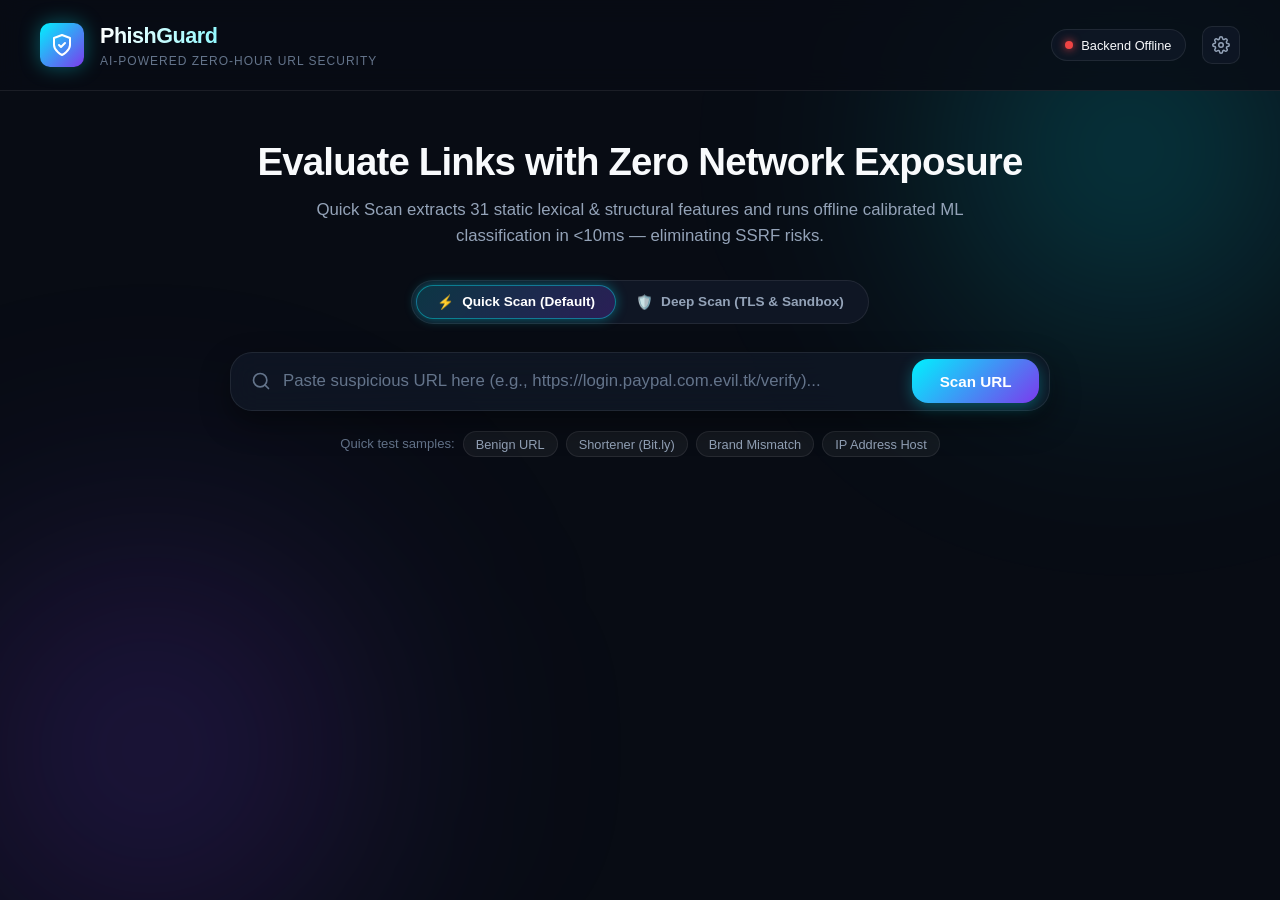
<file: frontend/index.html>
<!DOCTYPE html>
<html lang="en">
<head>
  <meta charset="UTF-8">
  <meta name="viewport" content="width=device-width, initial-scale=1.0">
  <meta http-equiv="Content-Security-Policy" content="default-src 'self'; script-src 'self'; style-src 'self' 'unsafe-inline'; font-src 'self' data: https:; connect-src 'self' http://127.0.0.1:8000 http://localhost:8000; img-src 'self' data:">
  <title>PhishGuard — Intelligent Real-Time Phishing Threat Detection</title>
  <link rel="stylesheet" href="style.css">
</head>
<body>
  <div class="background-glow glow-1"></div>
  <div class="background-glow glow-2"></div>

  <header class="header">
    <div class="brand">
      <div class="logo-shield">
        <svg viewBox="0 0 24 24" fill="none" stroke="currentColor" stroke-width="2" stroke-linecap="round" stroke-linejoin="round">
          <path d="M12 22s8-4 8-10V5l-8-3-8 3v7c0 6 8 10 8 10z"/>
          <path d="M9 12l2 2 4-4"/>
        </svg>
      </div>
      <div>
        <h1 class="logo-title">PhishGuard</h1>
        <p class="logo-tagline">AI-Powered Zero-Hour URL Security</p>
      </div>
    </div>

    <div class="header-actions">
      <div id="backend-status-badge" class="status-pill status-checking">
        <span class="status-dot"></span>
        <span id="backend-status-text">Checking backend...</span>
      </div>

      <button id="settings-btn" class="icon-button" title="API Settings">
        <svg viewBox="0 0 24 24" fill="none" stroke="currentColor" stroke-width="2" stroke-linecap="round" stroke-linejoin="round">
          <circle cx="12" cy="12" r="3"/>
          <path d="M19.4 15a1.65 1.65 0 0 0 .33 1.82l.06.06a2 2 0 0 1 0 2.83 2 2 0 0 1-2.83 0l-.06-.06a1.65 1.65 0 0 0-1.82-.33 1.65 1.65 0 0 0-1 1.51V21a2 2 0 0 1-2 2 2 2 0 0 1-2-2v-.09A1.65 1.65 0 0 0 9 19.4a1.65 1.65 0 0 0-1.82.33l-.06.06a2 2 0 0 1-2.83 0 2 2 0 0 1 0-2.83l.06-.06a1.65 1.65 0 0 0 .33-1.82 1.65 1.65 0 0 0-1.51-1H3a2 2 0 0 1-2-2 2 2 0 0 1 2-2h.09A1.65 1.65 0 0 0 4.6 9a1.65 1.65 0 0 0-.33-1.82l-.06-.06a2 2 0 0 1 0-2.83 2 2 0 0 1 2.83 0l.06.06a1.65 1.65 0 0 0 1.82.33H9a1.65 1.65 0 0 0 1-1.51V3a2 2 0 0 1 2-2 2 2 0 0 1 2 2v.09a1.65 1.65 0 0 0 1 1.51 1.65 1.65 0 0 0 1.82-.33l.06-.06a2 2 0 0 1 2.83 0 2 2 0 0 1 0 2.83l-.06.06a1.65 1.65 0 0 0-.33 1.82V9a1.65 1.65 0 0 0 1.51 1H21a2 2 0 0 1 2 2 2 2 0 0 1-2 2h-.09a1.65 1.65 0 0 0-1.51 1z"/>
        </svg>
      </button>
    </div>
  </header>

  <main class="main-container">
    <section class="hero-section">
      <h2 class="hero-title">Evaluate Links with Zero Network Exposure</h2>
      <p class="hero-subtitle">
        Quick Scan extracts 31 static lexical & structural features and runs offline calibrated ML classification in &lt;10ms — eliminating SSRF risks.
      </p>

      <div class="scan-mode-selector">
        <button id="mode-quick-btn" class="mode-tab active" type="button">
          <span class="mode-icon">⚡</span>
          <span>Quick Scan (Default)</span>
        </button>
        <button id="mode-deep-btn" class="mode-tab" type="button" title="Deep Scan adds TLS inspection and sandboxed dynamic analysis">
          <span class="mode-icon">🛡️</span>
          <span>Deep Scan (TLS & Sandbox)</span>
        </button>
      </div>

      <form id="scan-form" class="search-form">
        <div class="search-bar">
          <div class="search-icon">
            <svg viewBox="0 0 24 24" fill="none" stroke="currentColor" stroke-width="2" stroke-linecap="round" stroke-linejoin="round">
              <circle cx="11" cy="11" r="8"/>
              <line x1="21" y1="21" x2="16.65" y2="16.65"/>
            </svg>
          </div>
          <input
            id="url-input"
            type="text"
            placeholder="Paste suspicious URL here (e.g., https://login.paypal.com.evil.tk/verify)..."
            autocomplete="off"
            spellcheck="false"
            required
          />
          <button id="clear-btn" type="button" class="btn-clear hidden" title="Clear input">&times;</button>
          <button id="scan-submit-btn" type="submit" class="btn-scan">
            <span class="btn-text">Scan URL</span>
            <span class="btn-loader hidden"></span>
          </button>
        </div>
      </form>

      <div class="sample-links">
        <span class="sample-label">Quick test samples:</span>
        <button class="sample-pill sample-benign" data-url="https://example.com/about">Benign URL</button>
        <button class="sample-pill sample-suspicious" data-url="https://bit.ly/3xF2k">Shortener (Bit.ly)</button>
        <button class="sample-pill sample-phishing" data-url="https://login.paypal.com.evil.tk/verify?id=992">Brand Mismatch</button>
        <button class="sample-pill sample-ip" data-url="http://192.168.1.1/admin/login">IP Address Host</button>
      </div>
    </section>

    <!-- Error Banner -->
    <div id="error-banner" class="error-banner hidden">
      <span class="error-icon">⚠️</span>
      <span id="error-message"></span>
    </div>

    <!-- Scan Results Container -->
    <section id="results-section" class="results-container hidden">
      <!-- Top Verdict Card -->
      <div id="verdict-card" class="verdict-card verdict-no-threat">
        <div class="verdict-header">
          <div class="verdict-left">
            <span id="verdict-badge" class="verdict-badge">NO_KNOWN_THREAT</span>
            <h3 id="verdict-title" class="verdict-title">No Known Threat Detected</h3>
            <p id="action-recommendation" class="action-recommendation">Action: ALLOW navigation</p>
          </div>
          <div class="verdict-meta">
            <span id="cached-indicator" class="meta-pill hidden">⚡ Cached</span>
            <span id="scan-time-pill" class="meta-pill">Latency: -- ms</span>
            <span id="scan-id-pill" class="meta-pill meta-id">ID: --</span>
          </div>
        </div>

        <div class="scanned-url-display">
          <span class="scanned-label">Target URL:</span>
          <code id="display-target-url" class="scanned-url-text"></code>
        </div>
      </div>

      <!-- Metrics Row -->
      <div class="metrics-grid">
        <!-- Risk Score Gauge -->
        <div class="metric-card">
          <div class="metric-card-header">
            <h4>Application Risk Score</h4>
            <span class="info-tooltip" title="Composite deterministic policy score (0-100)">ⓘ</span>
          </div>
          <div class="score-gauge-container">
            <div class="radial-gauge">
              <svg viewBox="0 0 120 120" class="gauge-svg">
                <circle class="gauge-bg" cx="60" cy="60" r="50"></circle>
                <circle id="gauge-progress" class="gauge-bar" cx="60" cy="60" r="50"></circle>
              </svg>
              <div class="gauge-content">
                <span id="risk-score-value" class="gauge-score">0</span>
                <span class="gauge-label">/ 100</span>
              </div>
            </div>
            <p id="risk-level-caption" class="metric-caption">Minimal threat indicators detected.</p>
          </div>
        </div>

        <!-- Calibrated ML Probability -->
        <div class="metric-card">
          <div class="metric-card-header">
            <h4>Calibrated ML Probability</h4>
            <span class="info-tooltip" title="Platt-scaled sigmoid probability from offline Random Forest model">ⓘ</span>
          </div>
          <div class="ml-prob-container">
            <div class="ml-prob-value">
              <span id="ml-prob-percent">0.0%</span>
            </div>
            <div class="progress-bar-track">
              <div id="ml-progress-fill" class="progress-bar-fill" style="width: 0%"></div>
            </div>
            <div class="ml-details-list">
              <div class="ml-detail-item">
                <span class="detail-label">Model Version:</span>
                <span id="ml-model-name" class="detail-val">Random Forest (v1.0.0)</span>
              </div>
              <div class="ml-detail-item">
                <span class="detail-label">Model Decision:</span>
                <span id="ml-decision-text" class="detail-val">Candidate Benign</span>
              </div>
              <div class="ml-detail-item">
                <span class="detail-label">Inference Latency:</span>
                <span id="ml-latency-val" class="detail-val">&lt; 1 ms</span>
              </div>
            </div>
          </div>
        </div>
      </div>

      <!-- Policy Reasons -->
      <div class="evidence-card reasons-card">
        <h4 class="card-section-title">
          <span class="section-icon">📋</span> Policy Evaluation Rationale
        </h4>
        <ul id="reasons-list" class="reasons-list">
          <li class="reason-item empty-reasons">No deterministic red flags triggered.</li>
        </ul>
      </div>

      <!-- Five Security Evidence Pillars -->
      <h3 class="pillars-title">Security Evidence Pillars</h3>
      <div class="pillars-grid">
        <!-- 1. Static Lexical -->
        <div class="pillar-card">
          <div class="pillar-header">
            <div class="pillar-title-wrap">
              <span class="pillar-icon">🔤</span>
              <div>
                <h5>Static Lexical Features</h5>
                <span class="pillar-status status-completed">Completed</span>
              </div>
            </div>
          </div>
          <div id="lexical-features-list" class="pillar-body">
            <!-- Populated via JS -->
          </div>
        </div>

        <!-- 2. Structural & Brand -->
        <div class="pillar-card">
          <div class="pillar-header">
            <div class="pillar-title-wrap">
              <span class="pillar-icon">🏛️</span>
              <div>
                <h5>Structural & Brand Analysis</h5>
                <span class="pillar-status status-completed">Completed</span>
              </div>
            </div>
          </div>
          <div id="structural-features-list" class="pillar-body">
            <!-- Populated via JS -->
          </div>
        </div>

        <!-- 3. Machine Learning -->
        <div class="pillar-card">
          <div class="pillar-header">
            <div class="pillar-title-wrap">
              <span class="pillar-icon">🧠</span>
              <div>
                <h5>Calibrated ML Classifier</h5>
                <span id="pillar-ml-status" class="pillar-status status-completed">Completed</span>
              </div>
            </div>
          </div>
          <div class="pillar-body">
            <div class="feature-row">
              <span class="feat-name">Model Ensemble</span>
              <span class="feat-val">RandomForest + Platt Scaling</span>
            </div>
            <div class="feature-row">
              <span class="feat-name">Feature Dimensions</span>
              <span class="feat-val">31 Numeric Features</span>
            </div>
            <div class="feature-row">
              <span class="feat-name">Training Grounding</span>
              <span class="feat-val">PhishTank + Tranco (Domain Disjoint)</span>
            </div>
          </div>
        </div>

        <!-- 4. TLS Certificate Analysis -->
        <div class="pillar-card">
          <div class="pillar-header">
            <div class="pillar-title-wrap">
              <span class="pillar-icon">🔒</span>
              <div>
                <h5>TLS Certificate Analysis</h5>
                <span id="pillar-tls-status" class="pillar-status status-not-checked">Not Checked (Quick Scan)</span>
              </div>
            </div>
          </div>
          <div id="tls-features-body" class="pillar-body">
            <p class="pillar-note">
              TLS handshake and certificate chain inspection triggers in Deep Scan mode.
            </p>
          </div>
        </div>

        <!-- 5. Sandbox Inspection -->
        <div class="pillar-card">
          <div class="pillar-header">
            <div class="pillar-title-wrap">
              <span class="pillar-icon">📦</span>
              <div>
                <h5>Isolated Browser Sandbox</h5>
                <span id="pillar-sandbox-status" class="pillar-status status-not-run">Not Run (Deep Scan Only)</span>
              </div>
            </div>
          </div>
          <div id="sandbox-features-body" class="pillar-body">
            <p class="pillar-note">
              Headless DOM inspection and redirect chain tracking execute inside the hardened sandbox.
            </p>
          </div>
        </div>
      </div>

      <!-- Raw JSON Inspector -->
      <div class="raw-inspector-card">
        <button id="toggle-json-btn" class="btn-toggle-json" type="button">
          <span>Inspect Raw API Response (JSON)</span>
          <span id="json-arrow">▼</span>
        </button>
        <pre id="raw-json-code" class="raw-json-block hidden"></pre>
      </div>
    </section>
  </main>

  <!-- Settings Modal -->
  <div id="settings-modal" class="modal-overlay hidden">
    <div class="modal-card">
      <div class="modal-header">
        <h3>Backend Configuration & Security</h3>
        <button id="modal-close-btn" class="modal-close">&times;</button>
      </div>
      <div class="modal-body">
        <div class="form-group">
          <label for="backend-url-input">PhishGuard Backend URL</label>
          <input id="backend-url-input" type="text" value="http://127.0.0.1:8000" />
          <small class="form-hint">FastAPI local server address</small>
        </div>
        <div class="form-group">
          <label for="api-key-input">Local Client API Key</label>
          <input id="api-key-input" type="password" value="pg_dev_8f2a1b9c4e7d0f3a6b5c2e1d8f4a7b0c" />
          <small class="form-hint">Must match PHISHGUARD_API_KEY environment variable</small>
        </div>
        <div class="model-meta-box">
          <h4>Model Metadata</h4>
          <pre id="modal-meta-content">Loading metadata...</pre>
        </div>
      </div>
      <div class="modal-footer">
        <button id="save-settings-btn" class="btn-primary">Save Settings</button>
      </div>
    </div>
  </div>

  <script src="app.js"></script>
</body>
</html>
</file>
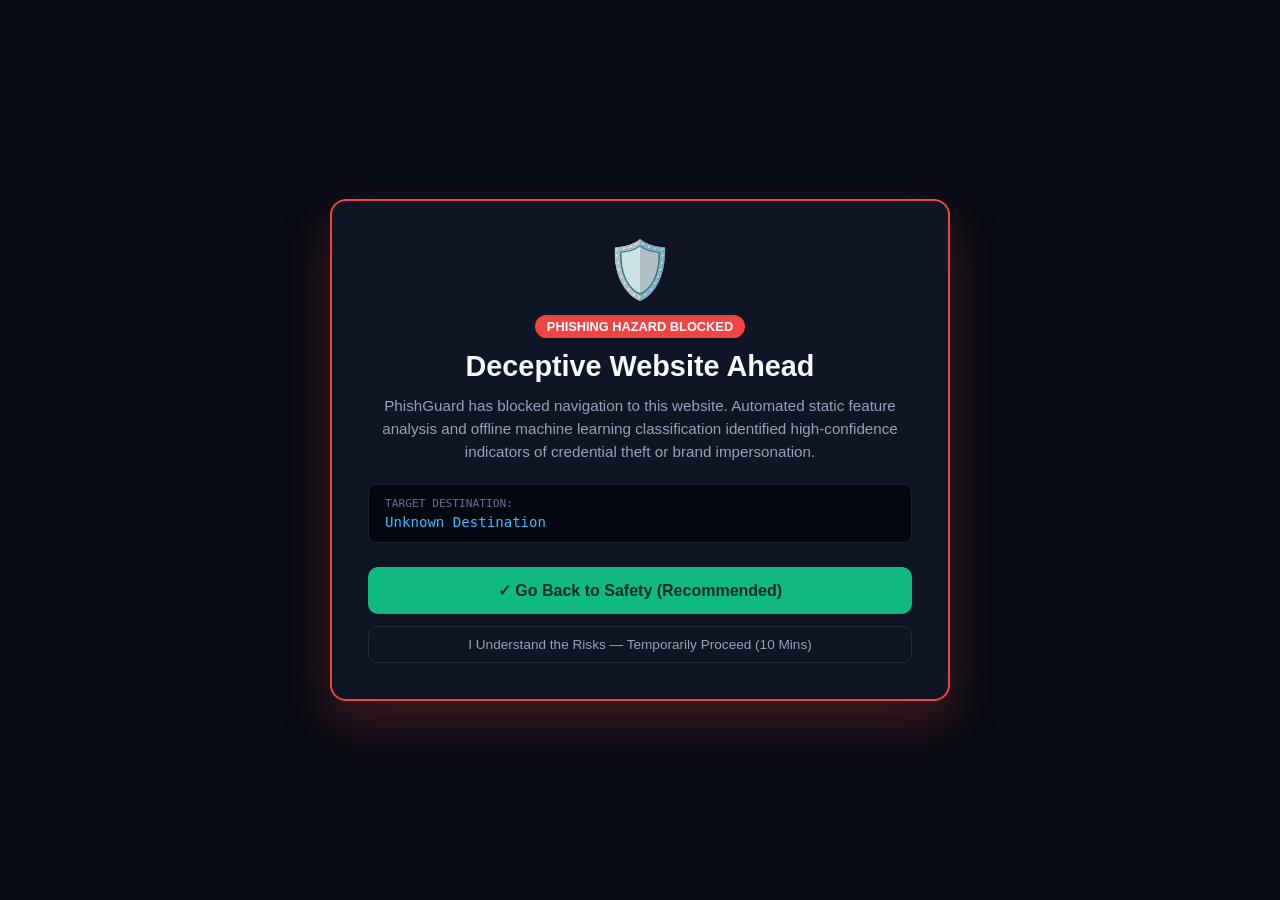
<file: frontend/warning.html>
<!DOCTYPE html>
<html lang="en">
<head>
  <meta charset="UTF-8">
  <meta name="viewport" content="width=device-width, initial-scale=1.0">
  <title>PhishGuard — Navigation Blocked</title>
  <style>
    * { box-sizing: border-box; margin: 0; padding: 0; }
    body {
      font-family: -apple-system, BlinkMacSystemFont, "Segoe UI", Roboto, sans-serif;
      background: #080c14;
      color: #f8fafc;
      min-height: 100vh;
      display: flex;
      align-items: center;
      justify-content: center;
      padding: 24px;
    }
    .warning-box {
      background: rgba(17, 24, 39, 0.85);
      border: 2px solid #ef4444;
      border-radius: 16px;
      max-width: 620px;
      width: 100%;
      padding: 36px;
      box-shadow: 0 20px 50px rgba(239, 68, 68, 0.25);
      backdrop-filter: blur(16px);
      text-align: center;
    }
    .shield-icon { font-size: 3.5rem; margin-bottom: 12px; }
    .badge {
      display: inline-block;
      background: #ef4444;
      color: #fff;
      font-size: 0.8rem;
      font-weight: 800;
      padding: 4px 12px;
      border-radius: 9999px;
      text-transform: uppercase;
      margin-bottom: 12px;
    }
    h1 { font-size: 1.8rem; margin-bottom: 12px; }
    p { color: #94a3b8; font-size: 0.95rem; line-height: 1.5; margin-bottom: 20px; }
    .target-url-box {
      background: #030712;
      border: 1px solid rgba(255, 255, 255, 0.1);
      padding: 12px 16px;
      border-radius: 8px;
      word-break: break-all;
      font-family: monospace;
      color: #38bdf8;
      font-size: 0.88rem;
      margin-bottom: 24px;
      text-align: left;
    }
    .btn-group {
      display: flex;
      flex-direction: column;
      gap: 12px;
    }
    .btn-safe {
      background: #10b981;
      color: #022c22;
      font-weight: 700;
      font-size: 1rem;
      padding: 14px;
      border-radius: 10px;
      border: none;
      cursor: pointer;
      text-decoration: none;
    }
    .btn-override {
      background: transparent;
      color: #94a3b8;
      font-size: 0.85rem;
      border: 1px solid rgba(255, 255, 255, 0.1);
      padding: 10px;
      border-radius: 10px;
      cursor: pointer;
    }
    .btn-override:hover { color: #f87171; }
  </style>
</head>
<body>
  <div class="warning-box">
    <div class="shield-icon">🛡️</div>
    <span class="badge">Phishing Hazard Blocked</span>
    <h1>Deceptive Website Ahead</h1>
    <p>
      PhishGuard has blocked navigation to this website. Automated static feature analysis and offline machine learning classification identified high-confidence indicators of credential theft or brand impersonation.
    </p>

    <div class="target-url-box">
      <div style="font-size: 0.7rem; color: #64748b; margin-bottom: 4px;">TARGET DESTINATION:</div>
      <span id="target-url">Loading...</span>
    </div>

    <div class="btn-group">
      <button id="go-back-btn" class="btn-safe">✓ Go Back to Safety (Recommended)</button>
      <button id="override-btn" class="btn-override">I Understand the Risks — Temporarily Proceed (10 Mins)</button>
    </div>
  </div>

  <script>
    const params = new URLSearchParams(window.location.search);
    const target = params.get("url") || "Unknown Destination";
    document.getElementById("target-url").textContent = target;

    document.getElementById("go-back-btn").addEventListener("click", () => {
      if (window.history.length > 1) {
        window.history.back();
      } else {
        window.location.href = "index.html";
      }
    });

    document.getElementById("override-btn").addEventListener("click", () => {
      if (target && target.startsWith("http")) {
        window.location.href = target;
      }
    });
  </script>
</body>
</html>
</file>
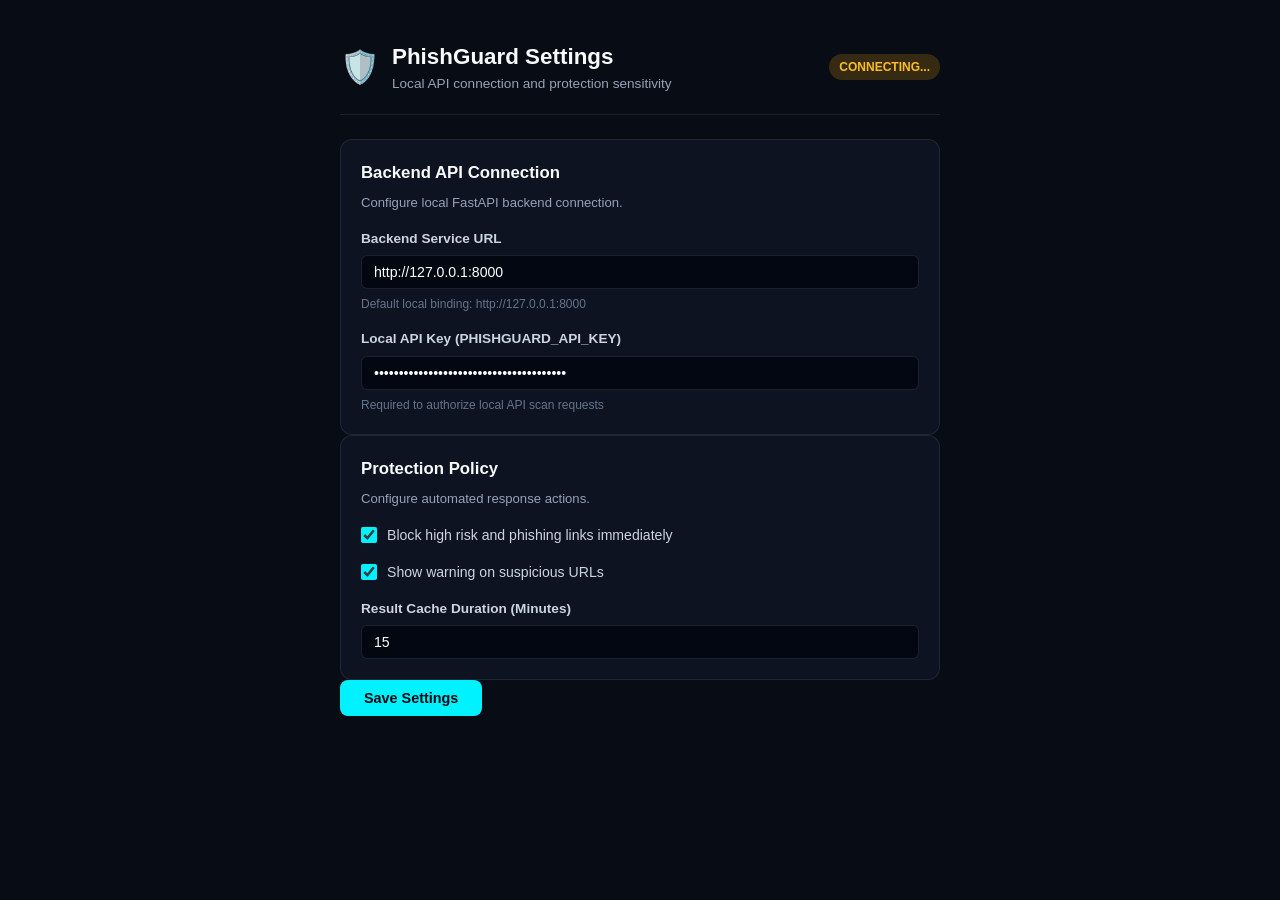
<file: extension/options/options.html>
<!DOCTYPE html>
<html lang="en">
<head>
  <meta charset="UTF-8">
  <title>PhishGuard Shield — Extension Options</title>
  <link rel="stylesheet" href="options.css">
</head>
<body>
  <div class="options-container">
    <div class="header">
      <div class="brand">
        <span class="icon">🛡️</span>
        <div>
          <h1>PhishGuard Settings</h1>
          <p>Local API connection and protection sensitivity</p>
        </div>
      </div>
      <div id="health-badge" class="badge checking">Connecting...</div>
    </div>

    <form id="settings-form" class="settings-form">
      <div class="card">
        <h3>Backend API Connection</h3>
        <p class="card-desc">Configure local FastAPI backend connection.</p>

        <div class="field">
          <label for="backend-url">Backend Service URL</label>
          <input id="backend-url" type="text" value="http://127.0.0.1:8000" required />
          <small>Default local binding: http://127.0.0.1:8000</small>
        </div>

        <div class="field">
          <label for="api-key">Local API Key (PHISHGUARD_API_KEY)</label>
          <input id="api-key" type="password" value="pg_dev_8f2a1b9c4e7d0f3a6b5c2e1d8f4a7b0c" required />
          <small>Required to authorize local API scan requests</small>
        </div>
      </div>

      <div class="card">
        <h3>Protection Policy</h3>
        <p class="card-desc">Configure automated response actions.</p>

        <div class="checkbox-field">
          <label>
            <input id="block-phishing" type="checkbox" checked />
            <span>Block high risk and phishing links immediately</span>
          </label>
        </div>

        <div class="checkbox-field">
          <label>
            <input id="warn-suspicious" type="checkbox" checked />
            <span>Show warning on suspicious URLs</span>
          </label>
        </div>

        <div class="field">
          <label for="cache-ttl">Result Cache Duration (Minutes)</label>
          <input id="cache-ttl" type="number" min="1" max="1440" value="15" />
        </div>
      </div>

      <div class="actions">
        <button type="submit" class="btn-save">Save Settings</button>
        <span id="save-status" class="save-status hidden">✓ Saved successfully</span>
      </div>
    </form>
  </div>

  <script src="options.js"></script>
</body>
</html>
</file>
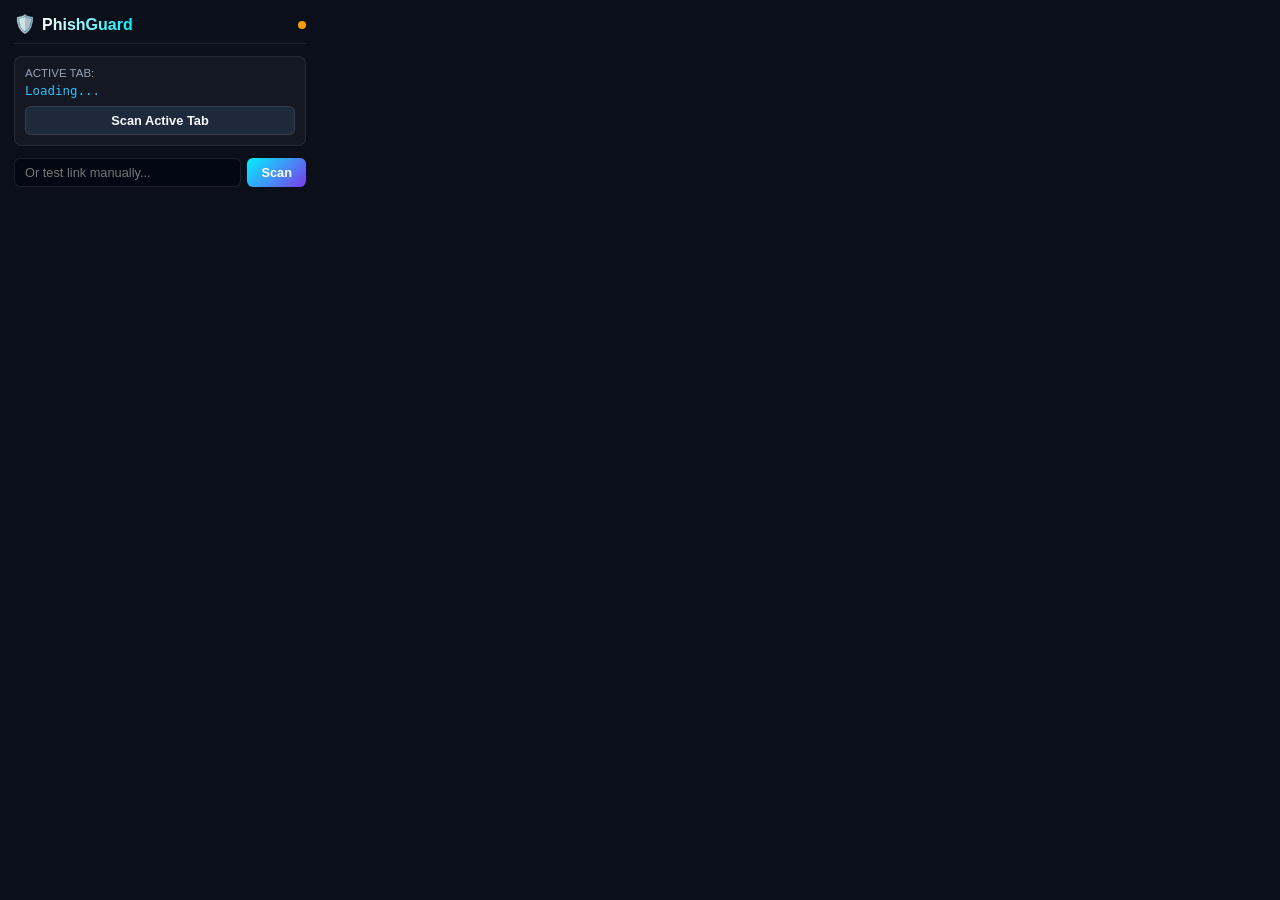
<file: extension/popup/popup.html>
<!DOCTYPE html>
<html lang="en">
<head>
  <meta charset="UTF-8">
  <title>PhishGuard Shield</title>
  <link rel="stylesheet" href="popup.css">
</head>
<body>
  <div class="popup-container">
    <div class="popup-header">
      <div class="header-brand">
        <span class="shield-icon">🛡️</span>
        <span class="brand-name">PhishGuard</span>
      </div>
      <div id="status-dot" class="status-indicator" title="Backend Status"></div>
    </div>

    <!-- Active Tab Quick Status -->
    <div class="current-site-card">
      <div class="site-label">Active Tab:</div>
      <div id="current-url" class="site-url">Loading...</div>
      <button id="scan-current-btn" class="btn-action">Scan Active Tab</button>
    </div>

    <!-- Manual URL Entry -->
    <div class="manual-scan-box">
      <input id="manual-url-input" type="text" placeholder="Or test link manually..." spellcheck="false" />
      <button id="manual-scan-btn" class="btn-scan">Scan</button>
    </div>

    <!-- Results Panel -->
    <div id="popup-results" class="popup-results hidden">
      <div id="result-badge" class="result-badge">SAFE</div>
      <div class="score-row">
        <span>Risk Score:</span>
        <strong id="result-score">0/100</strong>
      </div>
      <div class="score-row">
        <span>ML Confidence:</span>
        <strong id="result-ml">--</strong>
      </div>
      <div id="result-reasons" class="result-reasons"></div>
    </div>
  </div>

  <script src="popup.js"></script>
</body>
</html>
</file>
<file: frontend/style.css>
/* ==========================================================================
   PhishGuard Design System & Modern Cyber Aesthetics
   ========================================================================== */

:root {
  --bg-primary: #080c14;
  --bg-secondary: #0f1624;
  --bg-card: rgba(17, 24, 39, 0.75);
  --bg-card-hover: rgba(24, 34, 53, 0.85);
  --border-color: rgba(255, 255, 255, 0.08);
  --border-focus: #00f2fe;

  --text-primary: #f8fafc;
  --text-secondary: #94a3b8;
  --text-muted: #64748b;

  --cyan-accent: #00f2fe;
  --cyan-glow: rgba(0, 242, 254, 0.35);
  --purple-accent: #7c3aed;
  --purple-glow: rgba(124, 58, 237, 0.3);

  --color-safe: #10b981;
  --color-safe-bg: rgba(16, 185, 129, 0.12);
  --color-safe-border: rgba(16, 185, 129, 0.35);

  --color-low: #06b6d4;
  --color-low-bg: rgba(6, 182, 212, 0.12);
  --color-low-border: rgba(6, 182, 212, 0.35);

  --color-warn: #f59e0b;
  --color-warn-bg: rgba(245, 158, 11, 0.12);
  --color-warn-border: rgba(245, 158, 11, 0.35);

  --color-danger: #ef4444;
  --color-danger-bg: rgba(239, 68, 68, 0.15);
  --color-danger-border: rgba(239, 68, 68, 0.45);

  --font-sans: 'Inter', -apple-system, BlinkMacSystemFont, 'Segoe UI', Roboto, Helvetica, Arial, sans-serif;
  --font-mono: 'JetBrains Mono', 'Fira Code', 'Consolas', monospace;

  --radius-sm: 6px;
  --radius-md: 10px;
  --radius-lg: 16px;
  --radius-xl: 22px;

  --transition-fast: 0.15s ease;
  --transition-smooth: 0.25s cubic-bezier(0.16, 1, 0.3, 1);
}

* {
  box-sizing: border-box;
  margin: 0;
  padding: 0;
}

body {
  font-family: var(--font-sans);
  background-color: var(--bg-primary);
  color: var(--text-primary);
  min-height: 100vh;
  position: relative;
  overflow-x: hidden;
  line-height: 1.5;
  -webkit-font-smoothing: antialiased;
}

/* Background Ambient Glows */
.background-glow {
  position: fixed;
  border-radius: 50%;
  pointer-events: none;
  filter: blur(120px);
  z-index: 0;
}
.glow-1 {
  width: 500px;
  height: 500px;
  top: -100px;
  right: -100px;
  background: radial-gradient(circle, var(--cyan-glow) 0%, transparent 70%);
}
.glow-2 {
  width: 600px;
  height: 600px;
  bottom: -150px;
  left: -150px;
  background: radial-gradient(circle, var(--purple-glow) 0%, transparent 70%);
}

/* Header */
.header {
  position: relative;
  z-index: 10;
  display: flex;
  justify-content: space-between;
  align-items: center;
  padding: 1.25rem 2.5rem;
  border-bottom: 1px solid var(--border-color);
  background: rgba(8, 12, 20, 0.8);
  backdrop-filter: blur(12px);
}

.brand {
  display: flex;
  align-items: center;
  gap: 1rem;
}

.logo-shield {
  width: 44px;
  height: 44px;
  background: linear-gradient(135deg, var(--cyan-accent), var(--purple-accent));
  border-radius: var(--radius-md);
  display: flex;
  align-items: center;
  justify-content: center;
  color: #fff;
  box-shadow: 0 0 20px var(--cyan-glow);
}
.logo-shield svg {
  width: 24px;
  height: 24px;
}

.logo-title {
  font-size: 1.35rem;
  font-weight: 700;
  letter-spacing: -0.5px;
  background: linear-gradient(90deg, #fff, var(--cyan-accent));
  -webkit-background-clip: text;
  -webkit-text-fill-color: transparent;
}

.logo-tagline {
  font-size: 0.75rem;
  color: var(--text-muted);
  text-transform: uppercase;
  letter-spacing: 1px;
}

.header-actions {
  display: flex;
  align-items: center;
  gap: 1rem;
}

/* Status Pill */
.status-pill {
  display: inline-flex;
  align-items: center;
  gap: 0.5rem;
  padding: 0.35rem 0.85rem;
  border-radius: 9999px;
  font-size: 0.8rem;
  font-weight: 500;
  background: var(--bg-card);
  border: 1px solid var(--border-color);
}
.status-dot {
  width: 8px;
  height: 8px;
  border-radius: 50%;
}
.status-online .status-dot {
  background-color: var(--color-safe);
  box-shadow: 0 0 8px var(--color-safe);
}
.status-checking .status-dot {
  background-color: var(--color-warn);
  box-shadow: 0 0 8px var(--color-warn);
}
.status-offline .status-dot {
  background-color: var(--color-danger);
  box-shadow: 0 0 8px var(--color-danger);
}

.icon-button {
  background: var(--bg-card);
  border: 1px solid var(--border-color);
  color: var(--text-secondary);
  width: 38px;
  height: 38px;
  border-radius: var(--radius-md);
  cursor: pointer;
  display: flex;
  align-items: center;
  justify-content: center;
  transition: var(--transition-fast);
}
.icon-button:hover {
  color: #fff;
  border-color: var(--cyan-accent);
  background: var(--bg-card-hover);
}
.icon-button svg {
  width: 18px;
  height: 18px;
}

/* Main Layout */
.main-container {
  position: relative;
  z-index: 5;
  max-width: 1100px;
  margin: 0 auto;
  padding: 3rem 1.5rem 5rem;
}

/* Hero Section */
.hero-section {
  text-align: center;
  margin-bottom: 2.5rem;
}

.hero-title {
  font-size: 2.4rem;
  font-weight: 800;
  letter-spacing: -0.8px;
  margin-bottom: 0.75rem;
  line-height: 1.2;
}

.hero-subtitle {
  color: var(--text-secondary);
  font-size: 1.05rem;
  max-width: 650px;
  margin: 0 auto 2rem;
}

/* Mode Switcher */
.scan-mode-selector {
  display: inline-flex;
  padding: 4px;
  background: var(--bg-secondary);
  border: 1px solid var(--border-color);
  border-radius: 9999px;
  margin-bottom: 1.75rem;
}

.mode-tab {
  display: flex;
  align-items: center;
  gap: 0.5rem;
  padding: 0.5rem 1.25rem;
  border-radius: 9999px;
  border: none;
  background: transparent;
  color: var(--text-secondary);
  font-size: 0.85rem;
  font-weight: 600;
  cursor: pointer;
  transition: var(--transition-fast);
}
.mode-tab.active {
  background: linear-gradient(135deg, rgba(0, 242, 254, 0.15), rgba(124, 58, 237, 0.25));
  color: #fff;
  border: 1px solid rgba(0, 242, 254, 0.4);
  box-shadow: 0 0 12px var(--cyan-glow);
}
.mode-tab.disabled {
  opacity: 0.6;
  cursor: not-allowed;
}

.badge-disabled {
  font-size: 0.65rem;
  background: rgba(255, 255, 255, 0.1);
  padding: 2px 6px;
  border-radius: 4px;
  color: var(--text-muted);
}

/* Search Bar */
.search-form {
  max-width: 820px;
  margin: 0 auto 1.25rem;
}

.search-bar {
  display: flex;
  align-items: center;
  background: var(--bg-card);
  backdrop-filter: blur(16px);
  border: 1.5px solid var(--border-color);
  border-radius: var(--radius-xl);
  padding: 0.4rem 0.6rem 0.4rem 1.25rem;
  box-shadow: 0 12px 30px rgba(0, 0, 0, 0.4);
  transition: var(--transition-smooth);
}
.search-bar:focus-within {
  border-color: var(--cyan-accent);
  box-shadow: 0 0 25px var(--cyan-glow), 0 12px 30px rgba(0, 0, 0, 0.4);
}

.search-icon {
  color: var(--text-muted);
  display: flex;
  align-items: center;
  margin-right: 0.75rem;
}
.search-icon svg {
  width: 20px;
  height: 20px;
}

.search-bar input {
  flex: 1;
  background: transparent;
  border: none;
  outline: none;
  color: #fff;
  font-size: 1.05rem;
  font-family: var(--font-sans);
}
.search-bar input::placeholder {
  color: var(--text-muted);
}

.btn-clear {
  background: transparent;
  border: none;
  color: var(--text-muted);
  font-size: 1.4rem;
  cursor: pointer;
  padding: 0 0.5rem;
  line-height: 1;
}
.btn-clear:hover {
  color: #fff;
}

.btn-scan {
  background: linear-gradient(135deg, var(--cyan-accent), var(--purple-accent));
  color: #fff;
  border: none;
  padding: 0.85rem 1.75rem;
  border-radius: var(--radius-lg);
  font-size: 0.95rem;
  font-weight: 600;
  cursor: pointer;
  box-shadow: 0 4px 15px rgba(0, 242, 254, 0.3);
  transition: var(--transition-smooth);
  display: flex;
  align-items: center;
  gap: 0.5rem;
}
.btn-scan:hover {
  opacity: 0.95;
  transform: translateY(-1px);
  box-shadow: 0 6px 20px rgba(0, 242, 254, 0.5);
}
.btn-scan:active {
  transform: translateY(0);
}

/* Spinner */
.btn-loader {
  width: 16px;
  height: 16px;
  border: 2px solid rgba(255, 255, 255, 0.3);
  border-top-color: #fff;
  border-radius: 50%;
  animation: spin 0.8s linear infinite;
}
@keyframes spin {
  to { transform: rotate(360deg); }
}

/* Sample Links */
.sample-links {
  display: flex;
  flex-wrap: wrap;
  align-items: center;
  justify-content: center;
  gap: 0.5rem;
  font-size: 0.82rem;
}
.sample-label {
  color: var(--text-muted);
}
.sample-pill {
  background: rgba(255, 255, 255, 0.05);
  border: 1px solid var(--border-color);
  color: var(--text-secondary);
  padding: 0.3rem 0.75rem;
  border-radius: 9999px;
  cursor: pointer;
  transition: var(--transition-fast);
  font-size: 0.8rem;
}
.sample-pill:hover {
  background: rgba(255, 255, 255, 0.1);
  color: #fff;
  border-color: var(--cyan-accent);
}

/* Error Banner */
.error-banner {
  background: var(--color-danger-bg);
  border: 1px solid var(--color-danger-border);
  color: #fca5a5;
  padding: 1rem 1.5rem;
  border-radius: var(--radius-md);
  margin-bottom: 2rem;
  display: flex;
  align-items: center;
  gap: 0.75rem;
  font-weight: 500;
}

/* Results Layout */
.results-container {
  display: flex;
  flex-direction: column;
  gap: 1.5rem;
  animation: fadeIn 0.4s ease;
}
@keyframes fadeIn {
  from { opacity: 0; transform: translateY(10px); }
  to { opacity: 1; transform: translateY(0); }
}

/* Verdict Card */
.verdict-card {
  border-radius: var(--radius-lg);
  padding: 1.75rem 2rem;
  backdrop-filter: blur(16px);
  position: relative;
  overflow: hidden;
  border: 1.5px solid transparent;
}

.verdict-no-threat {
  background: linear-gradient(135deg, rgba(16, 185, 129, 0.12), rgba(17, 24, 39, 0.85));
  border-color: var(--color-safe-border);
  box-shadow: 0 10px 30px rgba(16, 185, 129, 0.1);
}
.verdict-low-risk {
  background: linear-gradient(135deg, rgba(6, 182, 212, 0.12), rgba(17, 24, 39, 0.85));
  border-color: var(--color-low-border);
  box-shadow: 0 10px 30px rgba(6, 182, 212, 0.1);
}
.verdict-suspicious {
  background: linear-gradient(135deg, rgba(245, 158, 11, 0.15), rgba(17, 24, 39, 0.85));
  border-color: var(--color-warn-border);
  box-shadow: 0 10px 30px rgba(245, 158, 11, 0.1);
}
.verdict-phishing {
  background: linear-gradient(135deg, rgba(239, 68, 68, 0.18), rgba(17, 24, 39, 0.9));
  border-color: var(--color-danger-border);
  box-shadow: 0 10px 30px rgba(239, 68, 68, 0.2);
}

.verdict-header {
  display: flex;
  justify-content: space-between;
  align-items: flex-start;
  margin-bottom: 1.25rem;
}

.verdict-badge {
  display: inline-block;
  padding: 0.25rem 0.75rem;
  border-radius: 9999px;
  font-size: 0.75rem;
  font-weight: 700;
  letter-spacing: 0.5px;
  text-transform: uppercase;
  margin-bottom: 0.5rem;
}
.verdict-no-threat .verdict-badge { background: var(--color-safe); color: #042f20; }
.verdict-low-risk .verdict-badge { background: var(--color-low); color: #083344; }
.verdict-suspicious .verdict-badge { background: var(--color-warn); color: #451a03; }
.verdict-phishing .verdict-badge { background: var(--color-danger); color: #fff; }

.verdict-title {
  font-size: 1.8rem;
  font-weight: 800;
  margin-bottom: 0.25rem;
}

.action-recommendation {
  font-size: 0.95rem;
  color: var(--text-secondary);
  font-weight: 500;
}

.verdict-meta {
  display: flex;
  flex-direction: column;
  align-items: flex-end;
  gap: 0.4rem;
}

.meta-pill {
  font-size: 0.75rem;
  padding: 0.2rem 0.6rem;
  background: rgba(255, 255, 255, 0.08);
  border-radius: 9999px;
  color: var(--text-secondary);
  font-family: var(--font-mono);
}

.scanned-url-display {
  display: flex;
  align-items: center;
  gap: 0.5rem;
  padding: 0.75rem 1rem;
  background: rgba(0, 0, 0, 0.4);
  border-radius: var(--radius-md);
  border: 1px solid rgba(255, 255, 255, 0.05);
}
.scanned-label {
  font-size: 0.8rem;
  color: var(--text-muted);
  text-transform: uppercase;
}
.scanned-url-text {
  font-family: var(--font-mono);
  font-size: 0.85rem;
  color: var(--cyan-accent);
  word-break: break-all;
}

/* Metrics Grid */
.metrics-grid {
  display: grid;
  grid-template-columns: 1fr 1fr;
  gap: 1.5rem;
}

.metric-card {
  background: var(--bg-card);
  backdrop-filter: blur(16px);
  border: 1px solid var(--border-color);
  border-radius: var(--radius-lg);
  padding: 1.5rem;
}

.metric-card-header {
  display: flex;
  justify-content: space-between;
  align-items: center;
  margin-bottom: 1.25rem;
}
.metric-card-header h4 {
  font-size: 1rem;
  font-weight: 600;
  color: var(--text-secondary);
}

.score-gauge-container {
  display: flex;
  flex-direction: column;
  align-items: center;
  justify-content: center;
}

.radial-gauge {
  position: relative;
  width: 140px;
  height: 140px;
}
.gauge-svg {
  width: 100%;
  height: 100%;
  transform: rotate(-90deg);
}
.gauge-bg {
  fill: none;
  stroke: rgba(255, 255, 255, 0.08);
  stroke-width: 10;
}
.gauge-bar {
  fill: none;
  stroke-width: 10;
  stroke-linecap: round;
  stroke-dasharray: 314;
  stroke-dashoffset: 314;
  transition: stroke-dashoffset 0.8s ease, stroke 0.4s ease;
}

.gauge-content {
  position: absolute;
  top: 50%;
  left: 50%;
  transform: translate(-50%, -50%);
  text-align: center;
}
.gauge-score {
  font-size: 2.2rem;
  font-weight: 800;
  line-height: 1;
}
.gauge-label {
  font-size: 0.8rem;
  color: var(--text-muted);
}

.metric-caption {
  margin-top: 0.75rem;
  font-size: 0.85rem;
  color: var(--text-secondary);
  text-align: center;
}

/* ML Card */
.ml-prob-container {
  display: flex;
  flex-direction: column;
  gap: 1rem;
}
.ml-prob-value {
  font-size: 2.6rem;
  font-weight: 800;
  color: var(--text-primary);
  line-height: 1;
}

.progress-bar-track {
  width: 100%;
  height: 10px;
  background: rgba(255, 255, 255, 0.08);
  border-radius: 9999px;
  overflow: hidden;
}
.progress-bar-fill {
  height: 100%;
  background: linear-gradient(90deg, var(--color-safe), var(--color-warn), var(--color-danger));
  border-radius: 9999px;
  transition: width 0.8s ease;
}

.ml-details-list {
  display: flex;
  flex-direction: column;
  gap: 0.5rem;
}
.ml-detail-item {
  display: flex;
  justify-content: space-between;
  font-size: 0.85rem;
}
.detail-label {
  color: var(--text-muted);
}
.detail-val {
  font-weight: 600;
  color: var(--text-secondary);
}

/* Reasons Card */
.reasons-card {
  background: var(--bg-card);
  backdrop-filter: blur(16px);
  border: 1px solid var(--border-color);
  border-radius: var(--radius-lg);
  padding: 1.5rem;
}
.card-section-title {
  display: flex;
  align-items: center;
  gap: 0.5rem;
  font-size: 1.05rem;
  font-weight: 600;
  margin-bottom: 1rem;
}
.reasons-list {
  list-style: none;
  display: flex;
  flex-direction: column;
  gap: 0.5rem;
}
.reason-item {
  display: flex;
  align-items: center;
  gap: 0.6rem;
  padding: 0.6rem 0.85rem;
  background: rgba(0, 0, 0, 0.25);
  border-left: 3px solid var(--color-warn);
  border-radius: var(--radius-sm);
  font-size: 0.85rem;
}
.reason-item.empty-reasons {
  border-left-color: var(--color-safe);
  color: var(--color-safe);
}

/* Security Pillars */
.pillars-title {
  font-size: 1.25rem;
  font-weight: 700;
  margin-top: 1rem;
  color: var(--text-primary);
}

.pillars-grid {
  display: grid;
  grid-template-columns: repeat(auto-fit, minmax(320px, 1fr));
  gap: 1.25rem;
}

.pillar-card {
  background: var(--bg-card);
  backdrop-filter: blur(16px);
  border: 1px solid var(--border-color);
  border-radius: var(--radius-lg);
  padding: 1.25rem;
  transition: var(--transition-fast);
}
.pillar-card:hover {
  border-color: rgba(255, 255, 255, 0.15);
  background: var(--bg-card-hover);
}

.pillar-header {
  display: flex;
  justify-content: space-between;
  align-items: center;
  margin-bottom: 1rem;
  padding-bottom: 0.75rem;
  border-bottom: 1px solid var(--border-color);
}
.pillar-title-wrap {
  display: flex;
  align-items: center;
  gap: 0.75rem;
}
.pillar-icon {
  font-size: 1.4rem;
}
.pillar-header h5 {
  font-size: 0.95rem;
  font-weight: 600;
}

.pillar-status {
  font-size: 0.7rem;
  font-weight: 600;
  padding: 0.15rem 0.5rem;
  border-radius: 9999px;
  text-transform: uppercase;
  display: inline-block;
}
.status-completed { background: rgba(16, 185, 129, 0.15); color: var(--color-safe); }
.status-not-checked { background: rgba(148, 163, 184, 0.15); color: var(--text-muted); }
.status-not-run { background: rgba(124, 58, 237, 0.15); color: #c4b5fd; }
.status-unavailable { background: rgba(239, 68, 68, 0.15); color: #f87171; }

.pillar-body {
  display: flex;
  flex-direction: column;
  gap: 0.5rem;
}
.feature-row {
  display: flex;
  justify-content: space-between;
  font-size: 0.8rem;
  padding: 0.25rem 0;
  border-bottom: 1px dashed rgba(255, 255, 255, 0.05);
}
.feat-name {
  color: var(--text-muted);
}
.feat-val {
  font-family: var(--font-mono);
  font-weight: 500;
  color: var(--text-secondary);
}
.feat-val.val-flagged {
  color: #f87171;
  font-weight: 700;
}

.pillar-note {
  font-size: 0.82rem;
  color: var(--text-muted);
  line-height: 1.4;
}

/* Raw Inspector */
.raw-inspector-card {
  margin-top: 1rem;
}
.btn-toggle-json {
  width: 100%;
  display: flex;
  justify-content: space-between;
  align-items: center;
  padding: 0.85rem 1.25rem;
  background: var(--bg-card);
  border: 1px solid var(--border-color);
  border-radius: var(--radius-md);
  color: var(--text-secondary);
  font-size: 0.85rem;
  font-weight: 600;
  cursor: pointer;
  transition: var(--transition-fast);
}
.btn-toggle-json:hover {
  color: #fff;
  border-color: var(--cyan-accent);
}

.raw-json-block {
  margin-top: 0.5rem;
  padding: 1.25rem;
  background: #030712;
  border: 1px solid var(--border-color);
  border-radius: var(--radius-md);
  font-family: var(--font-mono);
  font-size: 0.8rem;
  color: #a5f3fc;
  overflow-x: auto;
  max-height: 400px;
}

/* Modal */
.modal-overlay {
  position: fixed;
  top: 0;
  left: 0;
  right: 0;
  bottom: 0;
  background: rgba(0, 0, 0, 0.7);
  backdrop-filter: blur(8px);
  z-index: 100;
  display: flex;
  align-items: center;
  justify-content: center;
  padding: 1rem;
}
.modal-card {
  background: var(--bg-secondary);
  border: 1px solid var(--border-color);
  border-radius: var(--radius-lg);
  max-width: 550px;
  width: 100%;
  box-shadow: 0 20px 40px rgba(0, 0, 0, 0.6);
  overflow: hidden;
}
.modal-header {
  display: flex;
  justify-content: space-between;
  align-items: center;
  padding: 1.25rem 1.5rem;
  border-bottom: 1px solid var(--border-color);
}
.modal-close {
  background: transparent;
  border: none;
  color: var(--text-muted);
  font-size: 1.5rem;
  cursor: pointer;
}
.modal-close:hover { color: #fff; }

.modal-body {
  padding: 1.5rem;
  display: flex;
  flex-direction: column;
  gap: 1.25rem;
}
.form-group {
  display: flex;
  flex-direction: column;
  gap: 0.4rem;
}
.form-group label {
  font-size: 0.85rem;
  font-weight: 600;
  color: var(--text-secondary);
}
.form-group input {
  padding: 0.75rem 1rem;
  background: var(--bg-primary);
  border: 1px solid var(--border-color);
  border-radius: var(--radius-md);
  color: #fff;
  font-family: var(--font-mono);
  font-size: 0.85rem;
  outline: none;
}
.form-group input:focus {
  border-color: var(--cyan-accent);
}
.form-hint {
  font-size: 0.75rem;
  color: var(--text-muted);
}
.model-meta-box {
  margin-top: 0.5rem;
}
.model-meta-box h4 {
  font-size: 0.85rem;
  color: var(--text-secondary);
  margin-bottom: 0.4rem;
}
.model-meta-box pre {
  background: var(--bg-primary);
  padding: 0.75rem;
  border-radius: var(--radius-sm);
  font-family: var(--font-mono);
  font-size: 0.75rem;
  color: var(--text-muted);
  max-height: 120px;
  overflow-y: auto;
}

.modal-footer {
  padding: 1rem 1.5rem;
  background: rgba(0, 0, 0, 0.2);
  display: flex;
  justify-content: flex-end;
}
.btn-primary {
  background: var(--cyan-accent);
  color: #030712;
  font-weight: 700;
  padding: 0.65rem 1.25rem;
  border-radius: var(--radius-md);
  border: none;
  cursor: pointer;
  transition: var(--transition-fast);
}
.btn-primary:hover {
  background: #38bdf8;
}

/* Helpers */
.hidden {
  display: none !important;
}

/* Responsive */
@media (max-width: 768px) {
  .header {
    padding: 1rem 1.25rem;
  }
  .hero-title {
    font-size: 1.8rem;
  }
  .metrics-grid {
    grid-template-columns: 1fr;
  }
  .search-bar {
    flex-direction: column;
    padding: 0.75rem;
    gap: 0.75rem;
    border-radius: var(--radius-lg);
  }
  .search-bar input {
    width: 100%;
  }
  .btn-scan {
    width: 100%;
    justify-content: center;
  }
}
</file>
<file: extension/options/options.css>
* {
  box-sizing: border-box;
  margin: 0;
  padding: 0;
}

body {
  font-family: -apple-system, BlinkMacSystemFont, "Segoe UI", Roboto, sans-serif;
  background-color: #080c14;
  color: #f8fafc;
  line-height: 1.5;
  padding: 40px 20px;
}

.options-container {
  max-width: 600px;
  margin: 0 auto;
  display: flex;
  flex-direction: column;
  gap: 24px;
}

.header {
  display: flex;
  justify-content: space-between;
  align-items: center;
  padding-bottom: 20px;
  border-bottom: 1px solid rgba(255, 255, 255, 0.08);
}
.brand {
  display: flex;
  align-items: center;
  gap: 12px;
}
.icon {
  font-size: 2rem;
}
.header h1 {
  font-size: 1.4rem;
  font-weight: 700;
}
.header p {
  font-size: 0.85rem;
  color: #94a3b8;
}

.badge {
  font-size: 0.75rem;
  font-weight: 600;
  padding: 4px 10px;
  border-radius: 9999px;
  text-transform: uppercase;
}
.badge.online { background: rgba(16, 185, 129, 0.2); color: #34d399; }
.badge.offline { background: rgba(239, 68, 68, 0.2); color: #f87171; }
.badge.checking { background: rgba(245, 158, 11, 0.2); color: #fbbf24; }

.card {
  background: rgba(17, 24, 39, 0.7);
  border: 1px solid rgba(255, 255, 255, 0.08);
  border-radius: 12px;
  padding: 20px;
  display: flex;
  flex-direction: column;
  gap: 16px;
}
.card h3 {
  font-size: 1.05rem;
  font-weight: 600;
}
.card-desc {
  font-size: 0.82rem;
  color: #94a3b8;
  margin-top: -8px;
}

.field {
  display: flex;
  flex-direction: column;
  gap: 6px;
}
.field label {
  font-size: 0.85rem;
  font-weight: 600;
  color: #cbd5e1;
}
.field input[type="text"],
.field input[type="password"],
.field input[type="number"] {
  background: #030712;
  border: 1px solid rgba(255, 255, 255, 0.1);
  border-radius: 6px;
  padding: 8px 12px;
  color: #fff;
  font-size: 0.88rem;
  outline: none;
}
.field input:focus {
  border-color: #00f2fe;
}
.field small {
  font-size: 0.75rem;
  color: #64748b;
}

.checkbox-field label {
  display: flex;
  align-items: center;
  gap: 10px;
  font-size: 0.88rem;
  color: #cbd5e1;
  cursor: pointer;
}
.checkbox-field input[type="checkbox"] {
  width: 16px;
  height: 16px;
  accent-color: #00f2fe;
}

.actions {
  display: flex;
  align-items: center;
  gap: 16px;
}
.btn-save {
  background: #00f2fe;
  color: #030712;
  font-weight: 700;
  border: none;
  padding: 10px 24px;
  border-radius: 8px;
  cursor: pointer;
  font-size: 0.9rem;
}
.btn-save:hover {
  background: #38bdf8;
}

.save-status {
  color: #34d399;
  font-size: 0.85rem;
  font-weight: 600;
}

.hidden {
  display: none !important;
}
</file>
<file: extension/popup/popup.css>
* {
  box-sizing: border-box;
  margin: 0;
  padding: 0;
}

body {
  font-family: -apple-system, BlinkMacSystemFont, 'Segoe UI', Roboto, sans-serif;
  background-color: #0b0f19;
  color: #f1f5f9;
  width: 320px;
  padding: 14px;
}

.popup-container {
  display: flex;
  flex-direction: column;
  gap: 12px;
}

.popup-header {
  display: flex;
  justify-content: space-between;
  align-items: center;
  padding-bottom: 8px;
  border-bottom: 1px solid rgba(255, 255, 255, 0.08);
}
.header-brand {
  display: flex;
  align-items: center;
  gap: 6px;
}
.shield-icon {
  font-size: 1.1rem;
}
.brand-name {
  font-size: 1rem;
  font-weight: 700;
  background: linear-gradient(90deg, #fff, #00f2fe);
  -webkit-background-clip: text;
  -webkit-text-fill-color: transparent;
}

.status-indicator {
  width: 8px;
  height: 8px;
  border-radius: 50%;
  background: #f59e0b;
}
.status-indicator.online {
  background: #10b981;
  box-shadow: 0 0 6px #10b981;
}
.status-indicator.offline {
  background: #ef4444;
}

.current-site-card {
  background: rgba(255, 255, 255, 0.04);
  border: 1px solid rgba(255, 255, 255, 0.08);
  border-radius: 8px;
  padding: 10px;
}
.site-label {
  font-size: 0.72rem;
  color: #94a3b8;
  margin-bottom: 4px;
  text-transform: uppercase;
}
.site-url {
  font-family: monospace;
  font-size: 0.78rem;
  color: #38bdf8;
  word-break: break-all;
  margin-bottom: 8px;
  max-height: 40px;
  overflow: hidden;
}

.btn-action {
  width: 100%;
  background: #1e293b;
  color: #f8fafc;
  border: 1px solid rgba(255, 255, 255, 0.1);
  padding: 6px;
  border-radius: 6px;
  font-size: 0.8rem;
  font-weight: 600;
  cursor: pointer;
  transition: 0.2s ease;
}
.btn-action:hover {
  background: #334155;
  border-color: #00f2fe;
}

.manual-scan-box {
  display: flex;
  gap: 6px;
}
.manual-scan-box input {
  flex: 1;
  background: #030712;
  border: 1px solid rgba(255, 255, 255, 0.1);
  border-radius: 6px;
  padding: 6px 10px;
  font-size: 0.8rem;
  color: #fff;
  outline: none;
}
.manual-scan-box input:focus {
  border-color: #00f2fe;
}
.btn-scan {
  background: linear-gradient(135deg, #00f2fe, #7c3aed);
  border: none;
  color: #fff;
  padding: 6px 14px;
  border-radius: 6px;
  font-size: 0.8rem;
  font-weight: 600;
  cursor: pointer;
}

.popup-results {
  background: rgba(255, 255, 255, 0.04);
  border: 1px solid rgba(255, 255, 255, 0.08);
  border-radius: 8px;
  padding: 10px;
  display: flex;
  flex-direction: column;
  gap: 6px;
}

.result-badge {
  text-align: center;
  padding: 4px;
  border-radius: 4px;
  font-size: 0.78rem;
  font-weight: 700;
  text-transform: uppercase;
}
.badge-safe { background: rgba(16, 185, 129, 0.2); color: #34d399; }
.badge-warn { background: rgba(245, 158, 11, 0.2); color: #fbbf24; }
.badge-danger { background: rgba(239, 68, 68, 0.2); color: #f87171; }

.score-row {
  display: flex;
  justify-content: space-between;
  font-size: 0.78rem;
  color: #94a3b8;
}
.score-row strong {
  color: #fff;
}

.result-reasons {
  margin-top: 4px;
  font-size: 0.74rem;
  color: #cbd5e1;
  line-height: 1.3;
}

.hidden {
  display: none !important;
}
</file>
